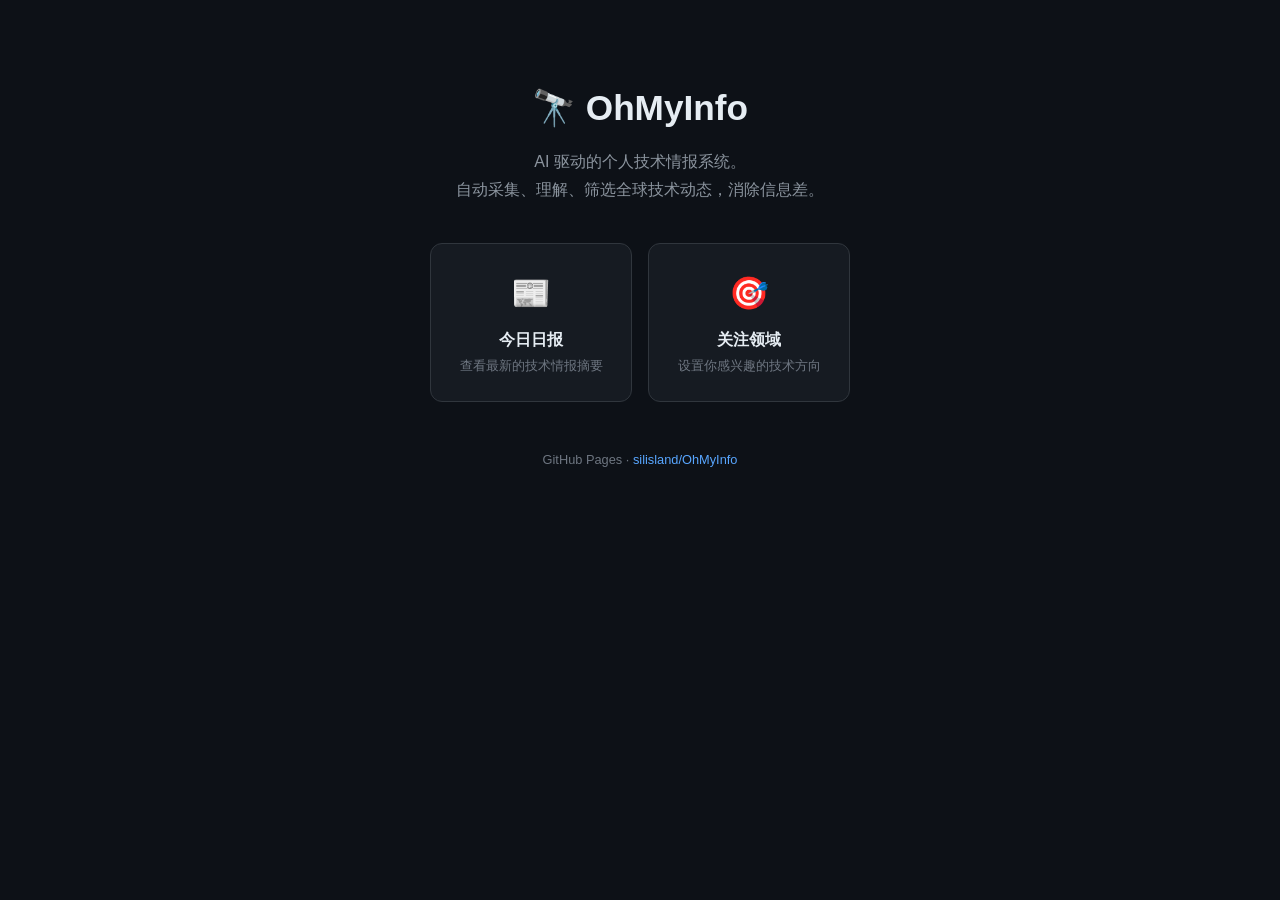
<file: index.html>
<!DOCTYPE html>
<html lang="zh-CN">
<head>
<meta charset="UTF-8">
<meta name="viewport" content="width=device-width, initial-scale=1.0">
<title>🔭 OhMyInfo — 消除技术信息差</title>
<link rel="stylesheet" href="styles.css">
<style>
.landing { max-width: 600px; margin: 5rem auto; text-align: center; padding: 0 1.5rem; }
.landing h1 { font-size: 2.2rem; font-weight: 800; margin-bottom: 0.75rem; }
.landing .sub { color: var(--text-secondary); line-height: 1.7; margin-bottom: 2.5rem; }
.cards { display: grid; grid-template-columns: 1fr 1fr; gap: 1rem; max-width: 420px; margin: 0 auto; }
.cards a { display: block; padding: 1.5rem; border-radius: 12px; background: var(--bg-card); border: 1px solid var(--border-color); text-decoration: none; color: var(--text-primary); transition: all 0.2s; }
.cards a:hover { border-color: var(--accent); transform: translateY(-2px); }
.cards .icon { font-size: 2rem; margin-bottom: 0.5rem; }
.cards .label { font-weight: 600; margin-bottom: 0.25rem; }
.cards .desc { font-size: 0.8rem; color: var(--text-tertiary); }
.footer { margin-top: 3rem; font-size: 0.8rem; color: var(--text-tertiary); }
@media (max-width:480px) { .cards { grid-template-columns: 1fr; } }
</style>
</head>
<body>
<div class="landing">
  <h1>🔭 OhMyInfo</h1>
  <p class="sub">AI 驱动的个人技术情报系统。<br>自动采集、理解、筛选全球技术动态，消除信息差。</p>
  <div class="cards">
    <a href="./daily/"><div class="icon">📰</div><div class="label">今日日报</div><div class="desc">查看最新的技术情报摘要</div></a>
    <a href="./preferences.html"><div class="icon">🎯</div><div class="label">关注领域</div><div class="desc">设置你感兴趣的技术方向</div></a>
  </div>
  <div class="footer">GitHub Pages · <a href="https://github.com/silisland/OhMyInfo">silisland/OhMyInfo</a></div>
</div>
</body>
</html>
</file>
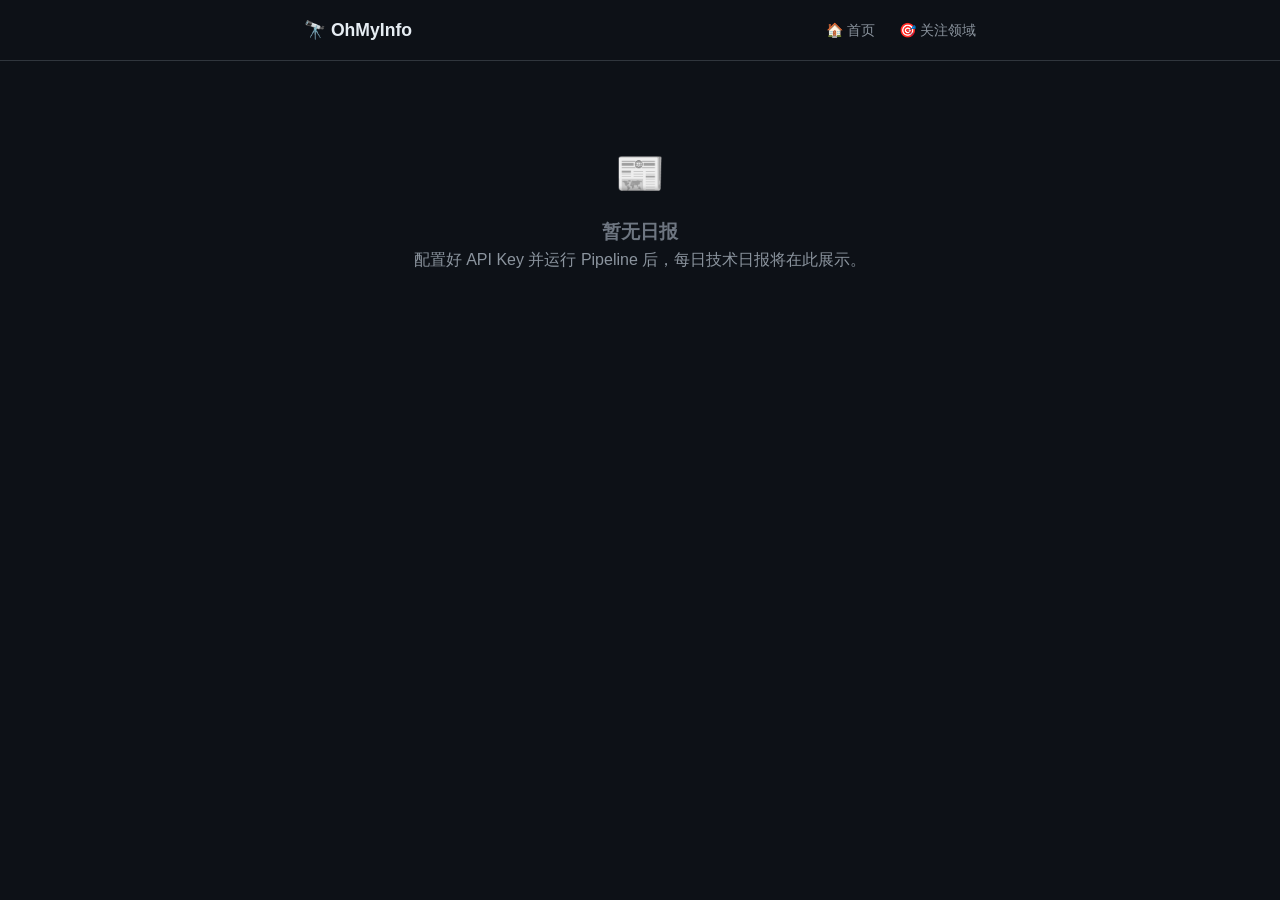
<file: daily/index.html>
<!DOCTYPE html><html lang="zh-CN"><head><meta charset="UTF-8"><meta name="viewport" content="width=device-width,initial-scale=1.0"><title>OhMyInfo · 日报存档</title><link rel="stylesheet" href="../styles.css"></head><body>
<div class="header"><div class="header-inner"><div class="header-title">🔭 OhMyInfo</div><div class="header-nav"><a href="../index.html">🏠 首页</a><a href="../preferences.html">🎯 关注领域</a></div></div></div>
<div class="container"><div class="empty-state"><div style="font-size:2.5rem;margin-bottom:0.75rem">📰</div><h3>暂无日报</h3><p style="color:var(--text-secondary)">配置好 API Key 并运行 Pipeline 后，每日技术日报将在此展示。</p></div></div>
</body></html>
</file>
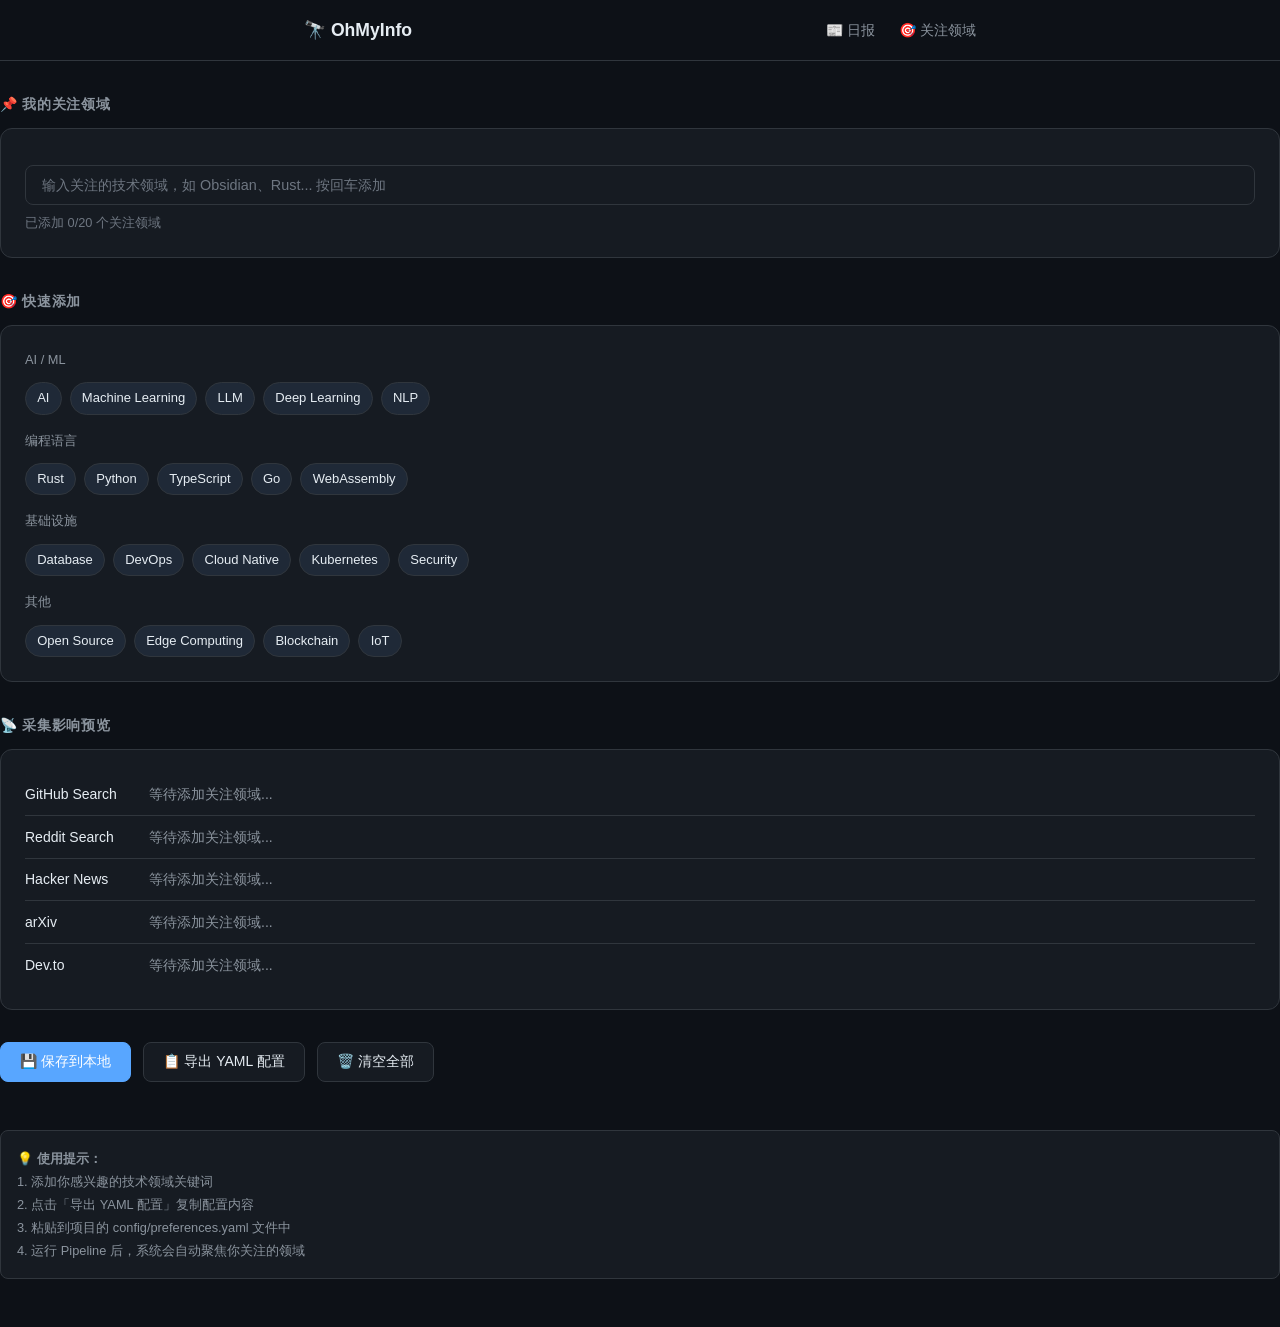
<file: preferences.html>
<!DOCTYPE html><html lang="zh-CN"><head><meta charset="UTF-8"><meta name="viewport" content="width=device-width,initial-scale=1.0"><title>OhMyInfo · 关注领域管理</title><link rel="stylesheet" href="styles.css"></head><body>
<div class="header"><div class="header-inner"><div class="header-title">🔭 OhMyInfo</div><div class="header-nav"><a href="./index.html">📰 日报</a><a href="./preferences.html">🎯 关注领域</a></div></div></div>
<div class="container">
<div class="section"><div class="section-title">📌 我的关注领域</div><div class="card"><div id="tag-container" class="tags" style="margin-bottom:0.75rem"></div><input id="tag-input" class="input" type="text" placeholder="输入关注的技术领域，如 Obsidian、Rust... 按回车添加" autocomplete="off"><div style="margin-top:0.5rem;font-size:0.8rem;color:var(--text-tertiary)">已添加 <span id="tag-count">0</span>/20 个关注领域</div></div></div>
<div class="section"><div class="section-title">🎯 快速添加</div><div class="card">
<div style="font-size:0.8rem;color:var(--text-secondary);margin-bottom:0.75rem">AI / ML</div><div class="tags" style="margin-bottom:1rem"><span class="tag tag-suggest" onclick="addTag('AI')">AI</span><span class="tag tag-suggest" onclick="addTag('Machine Learning')">Machine Learning</span><span class="tag tag-suggest" onclick="addTag('LLM')">LLM</span><span class="tag tag-suggest" onclick="addTag('Deep Learning')">Deep Learning</span><span class="tag tag-suggest" onclick="addTag('NLP')">NLP</span></div>
<div style="font-size:0.8rem;color:var(--text-secondary);margin-bottom:0.75rem">编程语言</div><div class="tags" style="margin-bottom:1rem"><span class="tag tag-suggest" onclick="addTag('Rust')">Rust</span><span class="tag tag-suggest" onclick="addTag('Python')">Python</span><span class="tag tag-suggest" onclick="addTag('TypeScript')">TypeScript</span><span class="tag tag-suggest" onclick="addTag('Go')">Go</span><span class="tag tag-suggest" onclick="addTag('WebAssembly')">WebAssembly</span></div>
<div style="font-size:0.8rem;color:var(--text-secondary);margin-bottom:0.75rem">基础设施</div><div class="tags" style="margin-bottom:1rem"><span class="tag tag-suggest" onclick="addTag('Database')">Database</span><span class="tag tag-suggest" onclick="addTag('DevOps')">DevOps</span><span class="tag tag-suggest" onclick="addTag('Cloud Native')">Cloud Native</span><span class="tag tag-suggest" onclick="addTag('Kubernetes')">Kubernetes</span><span class="tag tag-suggest" onclick="addTag('Security')">Security</span></div>
<div style="font-size:0.8rem;color:var(--text-secondary);margin-bottom:0.75rem">其他</div><div class="tags"><span class="tag tag-suggest" onclick="addTag('Open Source')">Open Source</span><span class="tag tag-suggest" onclick="addTag('Edge Computing')">Edge Computing</span><span class="tag tag-suggest" onclick="addTag('Blockchain')">Blockchain</span><span class="tag tag-suggest" onclick="addTag('IoT')">IoT</span></div>
</div></div>
<div class="section"><div class="section-title">📡 采集影响预览</div><div class="card" id="impact-preview">
<div class="impact-item"><span class="impact-source">GitHub Search</span><span class="impact-action" id="impact-github">等待添加关注领域...</span></div>
<div class="impact-item"><span class="impact-source">Reddit Search</span><span class="impact-action" id="impact-reddit">等待添加关注领域...</span></div>
<div class="impact-item"><span class="impact-source">Hacker News</span><span class="impact-action" id="impact-hn">等待添加关注领域...</span></div>
<div class="impact-item"><span class="impact-source">arXiv</span><span class="impact-action" id="impact-arxiv">等待添加关注领域...</span></div>
<div class="impact-item"><span class="impact-source">Dev.to</span><span class="impact-action" id="impact-devto">等待添加关注领域...</span></div>
</div></div>
<div class="section" style="display:flex;gap:0.75rem;flex-wrap:wrap"><button class="btn btn-primary" onclick="savePreferences()">💾 保存到本地</button><button class="btn" onclick="exportYaml()">📋 导出 YAML 配置</button><button class="btn" onclick="clearAll()">🗑️ 清空全部</button></div>
<div style="margin:3rem 0;padding:1rem;background:var(--bg-card);border:1px solid var(--border-color);border-radius:var(--radius-md);font-size:0.8rem;color:var(--text-secondary);line-height:1.8"><strong>💡 使用提示：</strong><br>1. 添加你感兴趣的技术领域关键词<br>2. 点击「导出 YAML 配置」复制配置内容<br>3. 粘贴到项目的 config/preferences.yaml 文件中<br>4. 运行 Pipeline 后，系统会自动聚焦你关注的领域</div>
</div>
<div id="toast" class="toast"></div>
<script>
let tags=[];function loadTags(){try{const s=localStorage.getItem('ohmyinfo_interests');if(s){tags=JSON.parse(s);render()}}catch(e){tags=[]}}
function saveTags(){localStorage.setItem('ohmyinfo_interests',JSON.stringify(tags))}
function render(){document.getElementById('tag-container').innerHTML=tags.map(t=>'<span class="tag">'+t+'<span class="tag-remove" onclick=removeTag("'+t+'")>×</span></span>').join('');document.getElementById('tag-count').textContent=tags.length;updateImpact()}
function addTag(t){t=t.trim();if(!t)return;if(tags.length>=20){showToast('最多 20 个');return}if(tags.includes(t)){showToast('已存在');return}tags.push(t);render();saveTags();document.getElementById('tag-input').value=''}
function removeTag(t){tags=tags.filter(i=>i!==t);render();saveTags()}
function clearAll(){tags=[];render();saveTags();showToast('已清空')}
function savePreferences(){saveTags();showToast('✅ 已保存')}
function exportYaml(){const y='preferences:\n  interests:\n    include_keywords:\n'+tags.map(t=>'      - "'+t+'"').join('\n');navigator.clipboard.writeText(y).then(()=>showToast('📋 已复制 YAML')).catch(()=>{const ta=document.createElement('textarea');ta.value=y;document.body.appendChild(ta);ta.select();document.execCommand('copy');document.body.removeChild(ta);showToast('📋 已复制 YAML')})}
function updateImpact(){const s=['impact-github','impact-reddit','impact-hn','impact-arxiv','impact-devto'];const a=tags.length>0?['将搜索 "'+tags[0]+'" 的相关仓库','将搜索 "'+tags[0]+'" 的相关讨论','将筛选含 "'+tags[0]+'" 的帖子','将搜索 "'+tags[0]+'" 的相关论文','将匹配 "'+tags[0]+'" 标签的文章']:['等待...','等待...','等待...','等待...','等待...'];s.forEach((id,i)=>document.getElementById(id).textContent=a[i])}
function showToast(m){const e=document.getElementById('toast');e.textContent=m;e.classList.add('show');setTimeout(()=>e.classList.remove('show'),2000)}
document.addEventListener('DOMContentLoaded',()=>{loadTags();document.getElementById('tag-input').addEventListener('keydown',e=>{if(e.key==='Enter')addTag(e.target.value)})});
</script>
</body></html>
</file>
<file: styles.css>
:root{--bg-primary:#0d1117;--bg-card:#161b22;--bg-hover:#1c2128;--border-color:#30363d;--text-primary:#e6edf3;--text-secondary:#8b949e;--text-tertiary:#6e7681;--accent:#58a6ff;--accent-hover:#79c0ff;--tag-bg:#1f2937;--tag-text:#e6edf3;--radius-sm:6px;--radius-md:8px;--radius-lg:12px;--max-width:720px;--font:-apple-system,BlinkMacSystemFont,'Segoe UI',Helvetica,Arial,sans-serif}
*{box-sizing:border-box;margin:0;padding:0}
body{font-family:var(--font);background:var(--bg-primary);color:var(--text-primary);line-height:1.6}
a{color:var(--accent);text-decoration:none}
a:hover{color:var(--accent-hover)}
.header{padding:1rem 0;border-bottom:1px solid var(--border-color);margin-bottom:2rem}
.header-inner{max-width:var(--max-width);margin:0 auto;padding:0 1.5rem;display:flex;align-items:center;justify-content:space-between}
.header-title{font-size:1.1rem;font-weight:700}
.header-nav{display:flex;gap:1.5rem}
.header-nav a{font-size:0.875rem;color:var(--text-secondary)}
.header-nav a:hover{color:var(--text-primary)}
.card{background:var(--bg-card);border:1px solid var(--border-color);border-radius:var(--radius-lg);padding:1.5rem;margin-bottom:1rem}
.section{margin-bottom:2rem}
.section-title{font-size:0.875rem;font-weight:600;color:var(--text-secondary);text-transform:uppercase;letter-spacing:0.05em;margin-bottom:0.75rem}
.tags{display:flex;flex-wrap:wrap;gap:0.5rem}
.tag{display:inline-flex;align-items:center;gap:0.4rem;padding:0.3rem 0.7rem;background:var(--tag-bg);border:1px solid var(--border-color);border-radius:100px;font-size:0.8125rem;color:var(--tag-text)}
.tag-remove{cursor:pointer;opacity:0.5;font-size:1rem;line-height:1}
.tag-remove:hover{opacity:1;color:#f85149}
.tag-suggest{cursor:pointer;transition:all 0.15s}
.tag-suggest:hover{background:var(--bg-hover);border-color:var(--accent);color:var(--accent)}
.input{width:100%;padding:0.7rem 1rem;background:var(--bg-card);border:1px solid var(--border-color);border-radius:var(--radius-md);color:var(--text-primary);font-size:0.9rem;outline:none}
.input:focus{border-color:var(--accent)}
.input::placeholder{color:var(--text-tertiary)}
.btn{display:inline-flex;align-items:center;gap:0.5rem;padding:0.6rem 1.2rem;border:1px solid var(--border-color);border-radius:var(--radius-md);background:var(--bg-card);color:var(--text-primary);font-size:0.875rem;cursor:pointer}
.btn:hover{background:var(--bg-hover)}
.btn-primary{background:var(--accent);border-color:var(--accent);color:#fff}
.btn-primary:hover{background:var(--accent-hover)}
.impact-item{display:flex;align-items:center;gap:0.75rem;padding:0.6rem 0;border-bottom:1px solid var(--border-color);font-size:0.875rem}
.impact-item:last-child{border-bottom:none}
.impact-source{color:var(--text-primary);font-weight:500;min-width:7rem}
.impact-action{color:var(--text-secondary)}
.toast{position:fixed;bottom:1.5rem;left:50%;transform:translateX(-50%);background:#238636;color:#fff;padding:0.75rem 1.5rem;border-radius:var(--radius-md);font-size:0.875rem;opacity:0;transition:opacity 0.3s;pointer-events:none}
.toast.show{opacity:1}
.empty-state{text-align:center;padding:3rem 0;color:var(--text-tertiary)}
@media(max-width:600px){.header-inner{flex-direction:column;gap:0.75rem}}
</file>
